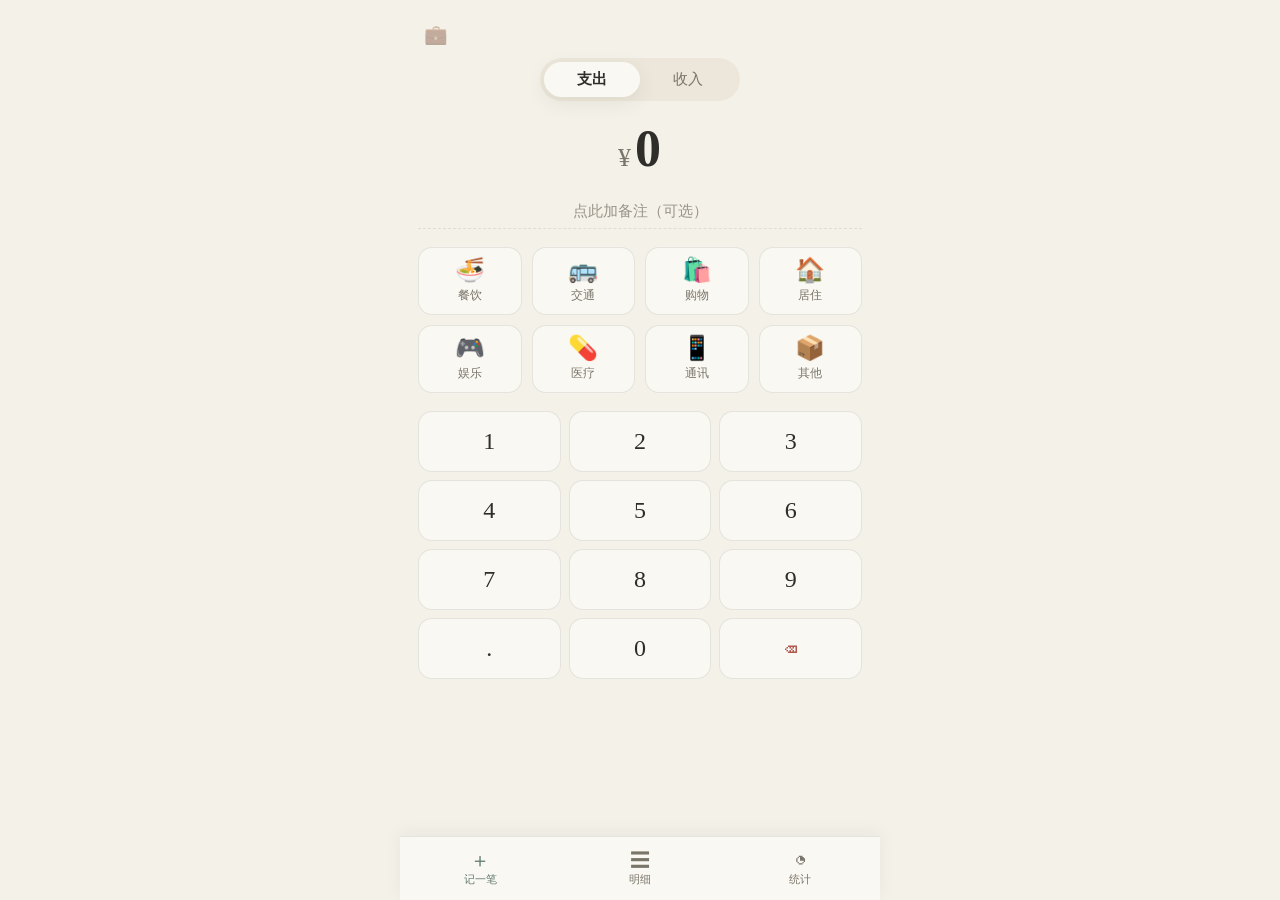
<file: index.html>
<!DOCTYPE html>
<html lang="zh-CN">
<head>
  <meta charset="UTF-8" />
  <meta name="viewport" content="width=device-width, initial-scale=1.0, maximum-scale=1.0, user-scalable=no, viewport-fit=cover" />
  <meta name="theme-color" content="#f4f1e9" />
  <title>泉簿</title>
  <link rel="manifest" href="manifest.webmanifest" />
  <link rel="icon" href="icons/icon.svg" type="image/svg+xml" />
  <link rel="apple-touch-icon" href="icons/icon.svg" />
  <meta name="apple-mobile-web-app-capable" content="yes" />
  <meta name="apple-mobile-web-app-status-bar-style" content="default" />
  <meta name="apple-mobile-web-app-title" content="泉簿" />
  <link rel="stylesheet" href="css/style.css" />
</head>
<body>
  <main class="app">

    <!-- ===== 记一笔 ===== -->
    <section class="view view--entry active" id="view-entry">
      <div class="entry-head">
        <button class="proj-btn" id="proj-btn" aria-label="项目 / 出差记账">💼</button>
        <button class="proj-banner" id="proj-banner" hidden>
          <span class="proj-banner__dot"></span>
          <span class="proj-banner__name" id="proj-banner-name">项目</span>
          <span class="proj-banner__amt" id="proj-banner-amt">¥0</span>
        </button>
      </div>

      <div class="type-toggle" id="type-toggle">
        <button class="type-btn active" data-type="expense">支出</button>
        <button class="type-btn" data-type="income">收入</button>
      </div>

      <div class="amount-display">
        <span class="amount-sign" id="amount-sign">¥</span>
        <span class="amount-value" id="amount-value">0</span>
      </div>

      <input class="note-input" id="note-input" type="text" maxlength="40"
             placeholder="点此加备注（可选）" autocomplete="off" />

      <div class="cats" id="cats"></div>

      <div class="keypad" id="keypad">
        <button class="key" data-k="1">1</button>
        <button class="key" data-k="2">2</button>
        <button class="key" data-k="3">3</button>
        <button class="key" data-k="4">4</button>
        <button class="key" data-k="5">5</button>
        <button class="key" data-k="6">6</button>
        <button class="key" data-k="7">7</button>
        <button class="key" data-k="8">8</button>
        <button class="key" data-k="9">9</button>
        <button class="key" data-k=".">.</button>
        <button class="key" data-k="0">0</button>
        <button class="key key--del" data-k="del">⌫</button>
      </div>
      <p class="entry-hint" id="entry-hint"></p>
    </section>

    <!-- ===== 明细 ===== -->
    <section class="view view--list" id="view-list">
      <header class="view-head">
        <div class="month-stat">
          <span class="month-stat__label">本月支出</span>
          <span class="month-stat__value" id="list-month-expense">¥0</span>
        </div>
        <button class="ghost-btn" id="backup-btn">备份</button>
      </header>

      <div class="search">
        <div class="search-box">
          <span class="search-ico">🔍</span>
          <input type="search" id="search-input" placeholder="搜金额 / 日期 / 备注" autocomplete="off" />
          <button class="search-clear" id="search-clear" hidden aria-label="清空">✕</button>
        </div>
        <div class="search-cats" id="search-cats" hidden></div>
      </div>

      <div class="search-summary" id="search-summary" hidden></div>
      <div class="list-body" id="list-body"></div>
    </section>

    <!-- ===== 统计 ===== -->
    <section class="view view--stats" id="view-stats">
      <header class="view-head view-head--center">
        <button class="month-nav" id="month-prev" aria-label="上个月">‹</button>
        <span class="month-cur" id="month-cur">2026-07</span>
        <button class="month-nav" id="month-next" aria-label="下个月">›</button>
      </header>

      <div class="compare">
        <div class="cmp-row">
          <div class="cmp-head">
            <span class="cmp-label"><span class="cmp-dot cmp-dot--income"></span>收入</span>
            <span class="cmp-amt cmp-amt--income" id="stat-income">¥0</span>
          </div>
          <div class="cmp-bar"><span class="cmp-fill cmp-fill--income" id="bar-income"></span></div>
        </div>
        <div class="cmp-row">
          <div class="cmp-head">
            <span class="cmp-label"><span class="cmp-dot cmp-dot--expense"></span>支出</span>
            <span class="cmp-amt cmp-amt--expense" id="stat-expense">¥0</span>
          </div>
          <div class="cmp-bar"><span class="cmp-fill cmp-fill--expense" id="bar-expense"></span></div>
        </div>
        <div class="cmp-balance">
          <span>本月结余</span>
          <span class="cmp-balance__value" id="stat-balance">¥0</span>
        </div>
      </div>

      <div class="rank-wrap" id="rank-wrap">
        <div class="rank-title">支出分类排行</div>
        <div class="rank-list" id="rank-list"></div>
      </div>
      <p class="stats-empty" id="stats-empty" hidden>本月还没有支出记录</p>
    </section>

    <!-- ===== 底部导航 ===== -->
    <nav class="tabbar" id="tabbar">
      <button class="tab active" data-view="entry">
        <span class="tab__ico">＋</span><span class="tab__txt">记一笔</span>
      </button>
      <button class="tab" data-view="list">
        <span class="tab__ico">☰</span><span class="tab__txt">明细</span>
      </button>
      <button class="tab" data-view="stats">
        <span class="tab__ico">◔</span><span class="tab__txt">统计</span>
      </button>
    </nav>
  </main>

  <!-- 编辑弹层 -->
  <div class="modal" id="edit-modal" hidden>
    <div class="modal__mask" data-close></div>
    <div class="modal__panel">
      <h3 class="modal__title">编辑记录</h3>
      <label class="field">
        <span>金额</span>
        <input type="number" inputmode="decimal" id="edit-amount" step="0.01" />
      </label>
      <label class="field">
        <span>分类</span>
        <select id="edit-category"></select>
      </label>
      <label class="field">
        <span>日期</span>
        <input type="date" id="edit-date" />
      </label>
      <label class="field">
        <span>备注</span>
        <input type="text" id="edit-note" maxlength="40" placeholder="可留空" />
      </label>
      <div class="modal__actions">
        <button class="btn btn--danger" id="edit-delete">删除</button>
        <div class="modal__actions-right">
          <button class="btn btn--ghost" data-close>取消</button>
          <button class="btn btn--primary" id="edit-save">保存</button>
        </div>
      </div>
    </div>
  </div>

  <!-- 备份弹层 -->
  <div class="modal" id="backup-modal" hidden>
    <div class="modal__mask" data-close></div>
    <div class="modal__panel">
      <h3 class="modal__title">数据备份</h3>
      <p class="modal__desc">泉簿数据只存在这台手机里。换手机或清缓存前，请导出备份。</p>
      <div class="modal__stack">
        <button class="btn btn--primary" id="export-btn">导出备份（下载文件）</button>
        <button class="btn btn--ghost" id="import-btn">从备份文件恢复</button>
        <input type="file" id="import-file" accept="application/json,.json" hidden />
      </div>
      <div class="modal__actions">
        <div class="modal__actions-right">
          <button class="btn btn--ghost" data-close>关闭</button>
        </div>
      </div>
    </div>
  </div>

  <!-- 项目面板 -->
  <div class="modal" id="projects-modal" hidden>
    <div class="modal__mask" data-close></div>
    <div class="modal__panel">
      <h3 class="modal__title">项目 · 出差记账</h3>
      <p class="modal__desc">开始项目后，这段时间记的账会自动归到项目里，且不计入个人统计。适合出差、活动等报销场景。</p>
      <div id="proj-active" hidden></div>
      <button class="btn btn--primary" id="proj-start" style="width:100%">＋ 开始新项目</button>
      <div class="proj-new" id="proj-new" hidden>
        <input id="proj-name" type="text" maxlength="24" placeholder="项目名称" autocomplete="off" />
        <button class="btn btn--primary" id="proj-create">确定</button>
      </div>
      <div class="proj-list" id="proj-list"></div>
      <div class="modal__actions">
        <div class="modal__actions-right"><button class="btn btn--ghost" data-close>关闭</button></div>
      </div>
    </div>
  </div>

  <!-- 项目详情 -->
  <div class="proj-detail" id="proj-detail" hidden>
    <header class="proj-detail__head">
      <button class="proj-detail__back" id="proj-detail-back" aria-label="返回">‹</button>
      <span class="proj-detail__title" id="proj-detail-title">项目</span>
      <span class="proj-detail__spacer"></span>
    </header>
    <div class="proj-detail__body" id="proj-detail-body"></div>
  </div>

  <div class="toast" id="toast" hidden></div>

  <script src="js/db.js"></script>
  <script src="js/app.js"></script>
</body>
</html>
</file>
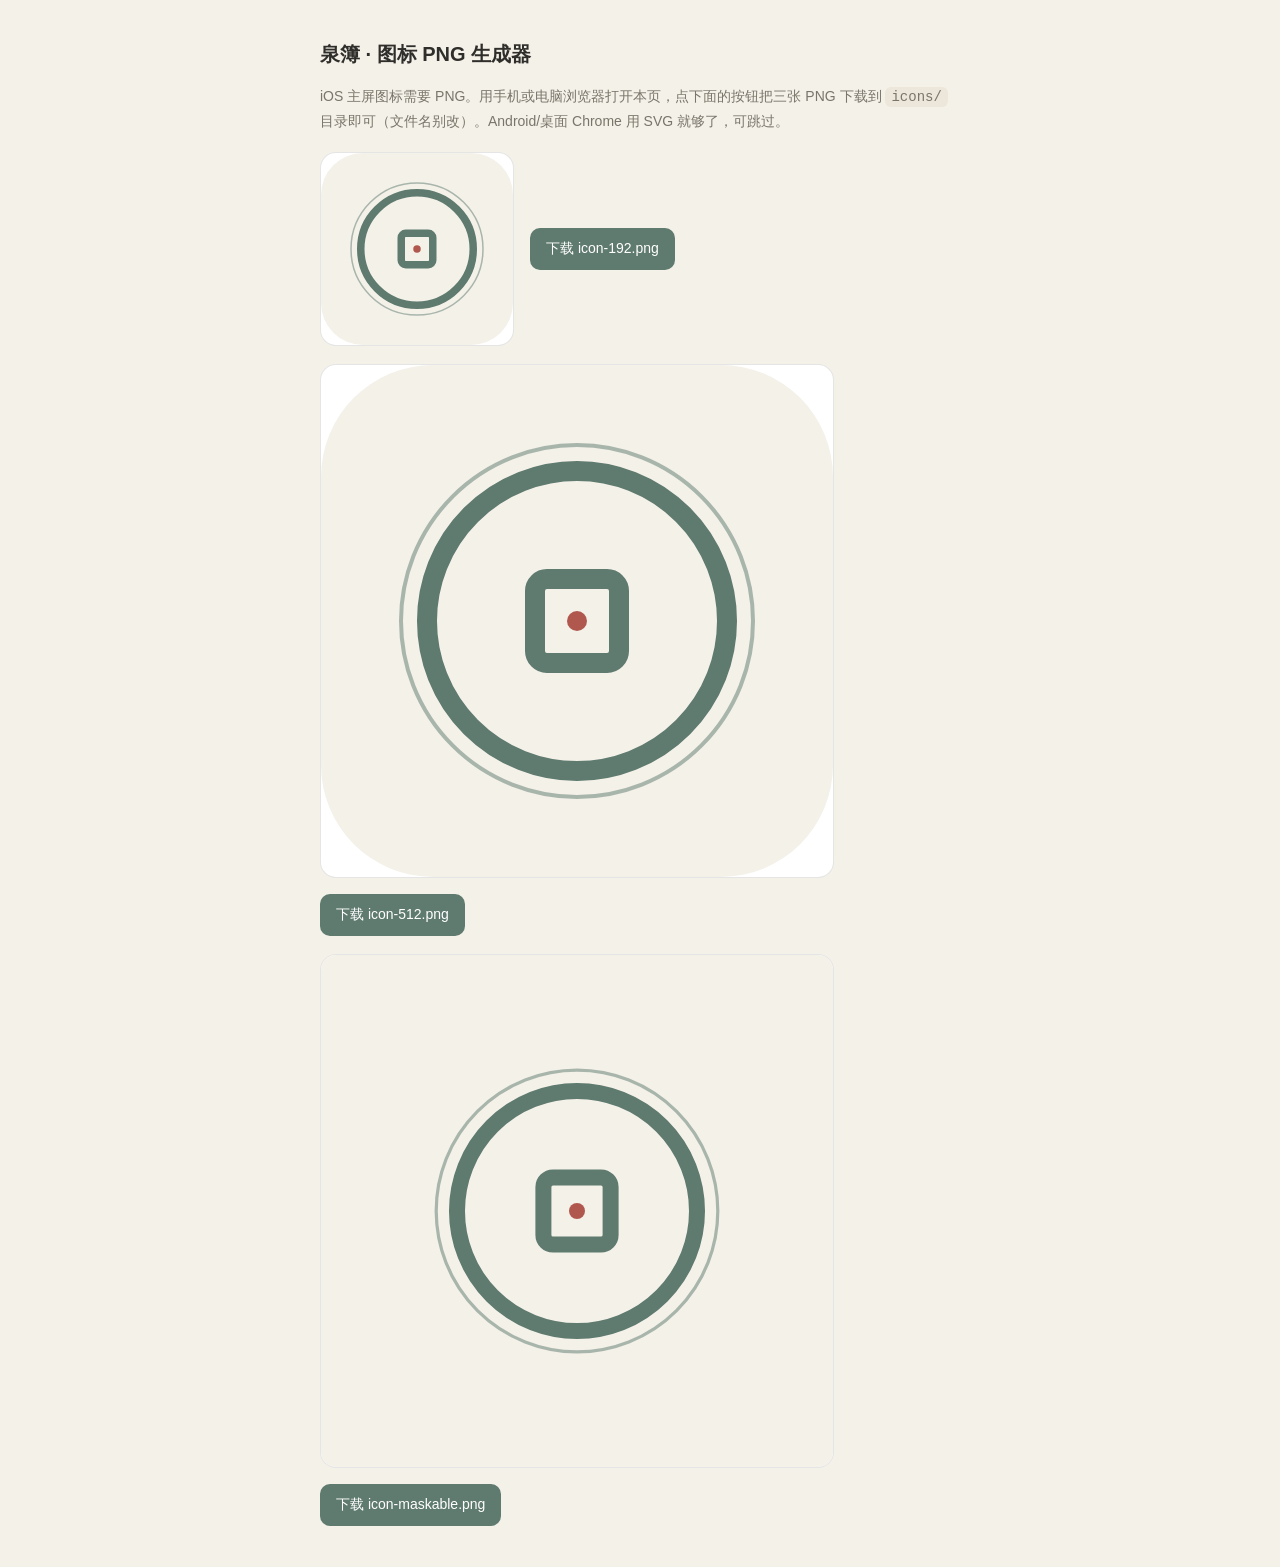
<file: tools/make-icons.html>
<!DOCTYPE html>
<html lang="zh-CN">
<head>
<meta charset="UTF-8">
<meta name="viewport" content="width=device-width, initial-scale=1">
<title>泉簿 · 生成图标 PNG</title>
<style>
  body{font-family:-apple-system,"PingFang SC",sans-serif;background:#f4f1e9;color:#2f2e2a;max-width:640px;margin:0 auto;padding:24px;line-height:1.7;}
  h1{font-size:20px;}
  .row{display:flex;gap:16px;flex-wrap:wrap;align-items:center;margin:18px 0;}
  canvas{border:1px solid rgba(0,0,0,.1);border-radius:16px;background:#fff;}
  a.btn{display:inline-block;background:#5f7a6f;color:#fff;padding:9px 16px;border-radius:10px;text-decoration:none;font-size:14px;}
  p{font-size:14px;color:#7a756a;}
  code{background:#ece7da;padding:2px 6px;border-radius:6px;}
</style>
</head>
<body>
<h1>泉簿 · 图标 PNG 生成器</h1>
<p>iOS 主屏图标需要 PNG。用手机或电脑浏览器打开本页，点下面的按钮把三张 PNG 下载到 <code>icons/</code> 目录即可（文件名别改）。Android/桌面 Chrome 用 SVG 就够了，可跳过。</p>
<div id="out"></div>

<script>
const SVG = `<svg xmlns="http://www.w3.org/2000/svg" viewBox="0 0 512 512" width="512" height="512">
  <rect width="512" height="512" rx="112" fill="#f4f1e9"/>
  <g fill="none" stroke="#5f7a6f" stroke-linejoin="round">
    <circle cx="256" cy="256" r="150" stroke-width="20"/>
    <circle cx="256" cy="256" r="176" stroke-width="4" opacity="0.5"/>
    <rect x="214" y="214" width="84" height="84" rx="12" stroke-width="20"/>
  </g>
  <circle cx="256" cy="256" r="10" fill="#b1584e"/>
</svg>`;

// maskable：无圆角、背景铺满、图形缩到中心 80% 安全区
const SVG_MASK = `<svg xmlns="http://www.w3.org/2000/svg" viewBox="0 0 512 512" width="512" height="512">
  <rect width="512" height="512" fill="#f4f1e9"/>
  <g transform="translate(51.2,51.2) scale(0.8)" fill="none" stroke="#5f7a6f" stroke-linejoin="round">
    <circle cx="256" cy="256" r="150" stroke-width="20"/>
    <circle cx="256" cy="256" r="176" stroke-width="4" opacity="0.5"/>
    <rect x="214" y="214" width="84" height="84" rx="12" stroke-width="20"/>
  </g>
  <circle cx="256" cy="256" r="8" fill="#b1584e"/>
</svg>`;

const targets = [
  { name:'icon-192.png',      size:192, svg:SVG },
  { name:'icon-512.png',      size:512, svg:SVG },
  { name:'icon-maskable.png', size:512, svg:SVG_MASK },
];

const out = document.getElementById('out');
targets.forEach(t => {
  const wrap = document.createElement('div');
  wrap.className = 'row';
  const cv = document.createElement('canvas');
  cv.width = cv.height = t.size;
  const img = new Image();
  img.onload = () => {
    cv.getContext('2d').drawImage(img, 0, 0, t.size, t.size);
    const a = document.createElement('a');
    a.className = 'btn';
    a.textContent = '下载 ' + t.name;
    a.href = cv.toDataURL('image/png');
    a.download = t.name;
    wrap.appendChild(cv);
    wrap.appendChild(a);
  };
  img.src = 'data:image/svg+xml;charset=utf-8,' + encodeURIComponent(t.svg);
  out.appendChild(wrap);
});
</script>
</body>
</html>
</file>
<file: css/style.css>
/* 泉簿 · 素雅水墨风 */
:root{
  --paper:#f4f1e9;
  --paper-2:#ece7da;
  --card:#faf8f2;
  --ink:#2f2e2a;
  --ink-soft:#7a756a;
  --jade:#5f7a6f;      /* 青瓷 · 收入 */
  --cinnabar:#b1584e;  /* 朱砂 · 支出 */
  --gold:#b8944d;
  --line:rgba(47,46,42,.10);
  --shadow:0 6px 20px rgba(47,46,42,.08);
  --tab-h:64px;
}

*{box-sizing:border-box;-webkit-tap-highlight-color:transparent;}
html,body{margin:0;padding:0;}
body{
  font-family:-apple-system,BlinkMacSystemFont,"PingFang SC","Hiragino Sans GB","Microsoft YaHei","Noto Serif SC",serif;
  background:var(--paper);
  color:var(--ink);
  overscroll-behavior:none;
}
button{font-family:inherit;cursor:pointer;border:none;background:none;color:inherit;}

.app{
  max-width:480px;
  margin:0 auto;
  min-height:100vh;
  min-height:100dvh;
  position:relative;
  padding-bottom:calc(var(--tab-h) + env(safe-area-inset-bottom));
}

/* ---------- 视图切换 ---------- */
.view{display:none;padding:16px 18px 8px;}
.view.active{display:block;animation:fade .2s ease;}
@keyframes fade{from{opacity:.4}to{opacity:1}}

/* ---------- 记一笔 ---------- */
.type-toggle{
  display:flex;background:var(--paper-2);border-radius:999px;padding:4px;
  width:200px;margin:6px auto 0;
}
.type-btn{
  flex:1;padding:8px 0;border-radius:999px;font-size:15px;color:var(--ink-soft);
  transition:.18s;
}
.type-btn.active{background:var(--card);color:var(--ink);box-shadow:var(--shadow);font-weight:600;}

.amount-display{
  text-align:center;margin:22px 0 20px;display:flex;justify-content:center;align-items:baseline;gap:4px;
}
.amount-sign{font-size:26px;color:var(--ink-soft);}
.amount-value{font-size:52px;font-weight:600;letter-spacing:1px;line-height:1;word-break:break-all;}
.view--entry.income-mode .amount-value{color:var(--jade);}
.view--entry:not(.income-mode) .amount-value{color:var(--ink);}

.note-input{
  display:block;width:100%;text-align:center;margin:0 auto 18px;
  background:transparent;border:none;border-bottom:1px dashed var(--line);
  padding:8px 4px;font-size:15px;color:var(--ink);font-family:inherit;
}
.note-input::placeholder{color:var(--ink-soft);opacity:.75;}
.note-input:focus{outline:none;border-bottom-color:var(--jade);}

.cats{
  display:grid;grid-template-columns:repeat(4,1fr);gap:10px;margin-bottom:18px;
}
.cat{
  display:flex;flex-direction:column;align-items:center;gap:5px;
  padding:10px 4px;border-radius:14px;background:var(--card);border:1px solid var(--line);
  transition:.15s;
}
.cat:active{transform:scale(.94);}
.cat.selected{border-color:var(--jade);box-shadow:0 0 0 2px rgba(95,122,111,.25);}
.cat.armed{border-color:var(--jade);background:rgba(95,122,111,.14);box-shadow:0 0 0 2px rgba(95,122,111,.32);}
.cat.armed .cat__txt{color:var(--jade);}
.entry-hint{text-align:center;color:var(--jade);font-size:12.5px;margin:12px 0 0;min-height:1.1em;}
.cat__ico{font-size:24px;line-height:1;}
.cat__txt{font-size:12px;color:var(--ink-soft);}

.keypad{display:grid;grid-template-columns:repeat(3,1fr);gap:8px;}
.key{
  background:var(--card);border:1px solid var(--line);border-radius:14px;
  font-size:24px;padding:16px 0;transition:.1s;font-weight:500;
}
.key:active{background:var(--paper-2);transform:scale(.97);}
.key--del{color:var(--cinnabar);}

/* ---------- 通用 header ---------- */
.view-head{display:flex;align-items:center;justify-content:space-between;margin:4px 0 14px;}
.view-head--center{justify-content:center;gap:20px;}
.month-stat__label{font-size:13px;color:var(--ink-soft);display:block;}
.month-stat__value{font-size:26px;font-weight:600;color:var(--cinnabar);}
.ghost-btn{border:1px solid var(--line);border-radius:999px;padding:7px 16px;font-size:13px;color:var(--ink-soft);background:var(--card);}
.month-nav{font-size:26px;color:var(--ink-soft);padding:0 6px;width:40px;}
.month-cur{font-size:18px;font-weight:600;min-width:96px;text-align:center;}

/* ---------- 搜索 ---------- */
.search{margin-bottom:14px;}
.search-box{display:flex;align-items:center;gap:8px;background:var(--card);border:1px solid var(--line);border-radius:12px;padding:9px 12px;}
.search-ico{font-size:15px;opacity:.55;}
.search-box input{flex:1;border:none;background:transparent;font-size:15px;color:var(--ink);font-family:inherit;outline:none;-webkit-appearance:none;min-width:0;}
.search-box input::-webkit-search-cancel-button{display:none;}
.search-clear{width:22px;height:22px;border-radius:50%;background:var(--paper-2);color:var(--ink-soft);font-size:11px;display:grid;place-items:center;flex:none;}
.search-cats{margin-top:12px;animation:fade .18s ease;}
.chip-group{display:flex;flex-wrap:wrap;align-items:center;gap:8px;margin-bottom:10px;}
.chip-group:last-child{margin-bottom:0;}
.chip-group__label{font-size:12px;color:var(--ink-soft);width:100%;margin-bottom:-2px;}
.chip{border:1px solid var(--line);background:var(--card);border-radius:999px;padding:6px 12px;font-size:13px;color:var(--ink-soft);transition:.12s;}
.chip.on{background:var(--jade);color:#fff;border-color:var(--jade);}
.chip:active{transform:scale(.95);}
.search-summary{font-size:13px;color:var(--ink-soft);margin:0 4px 12px;}

/* ---------- 明细列表 ---------- */
.list-body{display:flex;flex-direction:column;gap:16px;}
.day-group__head{
  display:flex;justify-content:space-between;font-size:12.5px;color:var(--ink-soft);
  padding:0 4px 6px;border-bottom:1px solid var(--line);margin-bottom:4px;
}
.tx{
  display:flex;align-items:center;gap:12px;padding:11px 6px;border-radius:12px;
}
.tx:active{background:var(--paper-2);}
.tx__ico{font-size:22px;width:38px;height:38px;display:grid;place-items:center;background:var(--card);border-radius:50%;border:1px solid var(--line);}
.tx__main{flex:1;min-width:0;}
.tx__cat{font-size:15px;}
.tx__note{font-size:12px;color:var(--ink-soft);white-space:nowrap;overflow:hidden;text-overflow:ellipsis;}
.tx__amt{font-size:17px;font-weight:600;}
.tx__amt.expense{color:var(--ink);}
.tx__amt.income{color:var(--jade);}
.empty{text-align:center;color:var(--ink-soft);padding:60px 0;font-size:14px;}

/* ---------- 统计 ---------- */
.compare{background:var(--card);border:1px solid var(--line);border-radius:16px;padding:18px 16px;margin-bottom:22px;}
.cmp-row{margin-bottom:16px;}
.cmp-head{display:flex;justify-content:space-between;align-items:baseline;margin-bottom:7px;}
.cmp-label{font-size:14px;color:var(--ink-soft);display:flex;align-items:center;gap:7px;}
.cmp-dot{width:9px;height:9px;border-radius:3px;display:inline-block;}
.cmp-dot--income{background:var(--jade);}
.cmp-dot--expense{background:var(--cinnabar);}
.cmp-amt{font-size:19px;font-weight:600;}
.cmp-amt--income{color:var(--jade);}
.cmp-amt--expense{color:var(--cinnabar);}
.cmp-bar{height:10px;background:var(--paper-2);border-radius:999px;overflow:hidden;}
.cmp-fill{display:block;height:100%;border-radius:999px;width:0;transition:width .4s ease;}
.cmp-fill--income{background:var(--jade);}
.cmp-fill--expense{background:var(--cinnabar);}
.cmp-balance{display:flex;justify-content:space-between;align-items:baseline;padding-top:14px;border-top:1px solid var(--line);font-size:14px;color:var(--ink-soft);}
.cmp-balance__value{font-size:19px;font-weight:700;color:var(--ink);}
.cmp-balance__value.pos{color:var(--jade);}
.cmp-balance__value.neg{color:var(--cinnabar);}

.rank-wrap{margin-top:4px;}
.rank-title{font-size:13px;color:var(--ink-soft);margin:0 4px 14px;}
.rank-list{display:flex;flex-direction:column;gap:15px;}
.rank-head{display:flex;justify-content:space-between;align-items:baseline;margin-bottom:6px;}
.rank-cat{font-size:14.5px;color:var(--ink);}
.rank-meta{display:flex;gap:10px;align-items:baseline;}
.rank-pct{color:var(--ink-soft);font-size:12.5px;}
.rank-amt{font-weight:600;font-size:14.5px;}
.rank-bar{height:8px;background:var(--paper-2);border-radius:999px;overflow:hidden;}
.rank-fill{display:block;height:100%;border-radius:999px;min-width:6px;transition:width .35s ease;}
.stats-empty{text-align:center;color:var(--ink-soft);padding:40px 0;}

/* ---------- 底部导航 ---------- */
.tabbar{
  position:fixed;left:50%;transform:translateX(-50%);bottom:0;width:100%;max-width:480px;
  height:calc(var(--tab-h) + env(safe-area-inset-bottom));
  padding-bottom:env(safe-area-inset-bottom);
  display:flex;background:var(--card);border-top:1px solid var(--line);
  box-shadow:0 -4px 16px rgba(47,46,42,.05);z-index:20;
}
.tab{flex:1;display:flex;flex-direction:column;align-items:center;justify-content:center;gap:2px;color:var(--ink-soft);transition:.15s;}
.tab.active{color:var(--jade);}
.tab__ico{font-size:20px;line-height:1;}
.tab__txt{font-size:11px;}

/* ---------- 弹层 ---------- */
.modal{position:fixed;inset:0;z-index:40;display:flex;align-items:flex-end;justify-content:center;}
.modal[hidden]{display:none;}
.modal__mask{position:absolute;inset:0;background:rgba(47,46,42,.35);}
.modal__panel{
  position:relative;width:100%;max-width:480px;background:var(--paper);
  border-radius:20px 20px 0 0;padding:22px 20px calc(22px + env(safe-area-inset-bottom));
  box-shadow:var(--shadow);animation:slideup .22s ease;
}
@keyframes slideup{from{transform:translateY(30px);opacity:.6}to{transform:translateY(0);opacity:1}}
.modal__title{margin:0 0 14px;font-size:18px;}
.modal__desc{margin:0 0 16px;font-size:13px;color:var(--ink-soft);line-height:1.6;}
.field{display:flex;flex-direction:column;gap:6px;margin-bottom:14px;font-size:13px;color:var(--ink-soft);}
.field input,.field select{
  border:1px solid var(--line);border-radius:12px;padding:12px;font-size:16px;color:var(--ink);
  background:var(--card);width:100%;
}
.modal__actions{display:flex;align-items:center;justify-content:space-between;margin-top:6px;}
.modal__actions-right{display:flex;gap:10px;margin-left:auto;}
.modal__stack{display:flex;flex-direction:column;gap:10px;margin-bottom:8px;}
.btn{border-radius:12px;padding:11px 18px;font-size:15px;font-weight:500;transition:.12s;}
.btn:active{transform:scale(.97);}
.btn--primary{background:var(--jade);color:#fff;}
.btn--ghost{background:var(--paper-2);color:var(--ink);}
.btn--danger{background:transparent;color:var(--cinnabar);border:1px solid rgba(177,88,78,.4);}

/* ---------- 提示 ---------- */
.toast{
  position:fixed;left:50%;bottom:calc(var(--tab-h) + 24px);transform:translateX(-50%);
  background:rgba(47,46,42,.92);color:#f4f1e9;padding:10px 20px;border-radius:999px;
  font-size:14px;z-index:60;animation:fade .2s ease;pointer-events:none;
}
.toast[hidden]{display:none;}

/* ---------- 项目 / 出差 ---------- */
.entry-head{display:flex;align-items:center;gap:10px;min-height:36px;margin-bottom:2px;}
.proj-btn{width:36px;height:36px;border-radius:10px;font-size:19px;opacity:.4;display:grid;place-items:center;flex:none;transition:.15s;}
.proj-btn.on{opacity:1;background:rgba(184,148,77,.15);}
.proj-btn:active{transform:scale(.9);}
.proj-banner{flex:1;min-width:0;display:flex;align-items:center;gap:8px;
  background:rgba(184,148,77,.14);border:1px solid rgba(184,148,77,.45);
  border-radius:12px;padding:8px 12px;text-align:left;}
.proj-banner[hidden]{display:none;}
.proj-banner__dot{width:8px;height:8px;border-radius:50%;background:var(--gold);flex:none;animation:pulse 1.8s infinite;}
.proj-banner__name{flex:1;min-width:0;font-size:14px;font-weight:600;color:#8a6a2e;overflow:hidden;text-overflow:ellipsis;white-space:nowrap;}
.proj-banner__amt{font-size:14px;font-weight:700;color:#8a6a2e;flex:none;}
@keyframes pulse{0%,100%{opacity:1}50%{opacity:.25}}

.proj-new{display:flex;gap:8px;margin-top:10px;}
.proj-new[hidden]{display:none;}
.proj-new input{flex:1;min-width:0;border:1px solid var(--line);border-radius:12px;padding:11px 12px;font-size:16px;background:var(--card);color:var(--ink);}
.proj-list-title{font-size:12px;color:var(--ink-soft);margin:16px 4px 6px;}
.proj-item{display:flex;width:100%;align-items:center;gap:10px;padding:12px 8px;border-radius:12px;text-align:left;}
.proj-item:active{background:var(--paper-2);}
.proj-item__main{flex:1;min-width:0;}
.proj-item__name{font-size:15px;}
.proj-item__meta{font-size:12px;color:var(--ink-soft);}
.proj-item__amt{font-weight:600;flex:none;}
.proj-empty{color:var(--ink-soft);font-size:13px;text-align:center;padding:18px 0;}
.proj-active-card{background:rgba(184,148,77,.12);border:1px solid rgba(184,148,77,.4);border-radius:14px;padding:14px;margin-bottom:14px;}
.pac-top{display:flex;align-items:center;gap:8px;}
.pac-badge{font-size:11px;background:var(--gold);color:#fff;padding:2px 9px;border-radius:999px;}
.pac-name{font-size:15px;font-weight:600;}
.pac-amt{font-size:24px;font-weight:700;color:var(--cinnabar);margin:6px 0 12px;}
.pac-actions{display:flex;gap:8px;}
.pac-actions .btn{flex:1;padding:9px;font-size:14px;}

.proj-detail{position:fixed;inset:0;z-index:50;background:var(--paper);display:flex;flex-direction:column;
  max-width:480px;margin:0 auto;animation:slidein .2s ease;}
.proj-detail[hidden]{display:none;}
@keyframes slidein{from{transform:translateX(24px);opacity:.4}to{transform:translateX(0);opacity:1}}
.proj-detail__head{display:flex;align-items:center;padding:14px 12px;border-bottom:1px solid var(--line);
  padding-top:calc(14px + env(safe-area-inset-top));}
.proj-detail__back{font-size:28px;width:32px;color:var(--ink-soft);flex:none;line-height:1;}
.proj-detail__title{flex:1;text-align:center;font-size:17px;font-weight:600;overflow:hidden;text-overflow:ellipsis;white-space:nowrap;padding:0 8px;}
.proj-detail__spacer{width:32px;flex:none;}
.proj-detail__body{flex:1;overflow-y:auto;padding:18px 18px calc(24px + env(safe-area-inset-bottom));}
.pd-summary{text-align:center;margin-bottom:18px;}
.pd-total-label{font-size:12px;color:var(--ink-soft);}
.pd-total{font-size:34px;font-weight:700;color:var(--cinnabar);margin:2px 0;}
.pd-meta{font-size:12.5px;color:var(--ink-soft);}
.pd-live{color:var(--gold);}
.pd-actions{display:flex;flex-wrap:wrap;gap:8px;justify-content:center;margin-bottom:8px;}
.pd-actions .btn{padding:8px 14px;font-size:13px;}
.pd-section-title{font-size:13px;color:var(--ink-soft);margin:20px 4px 10px;}
</file>
